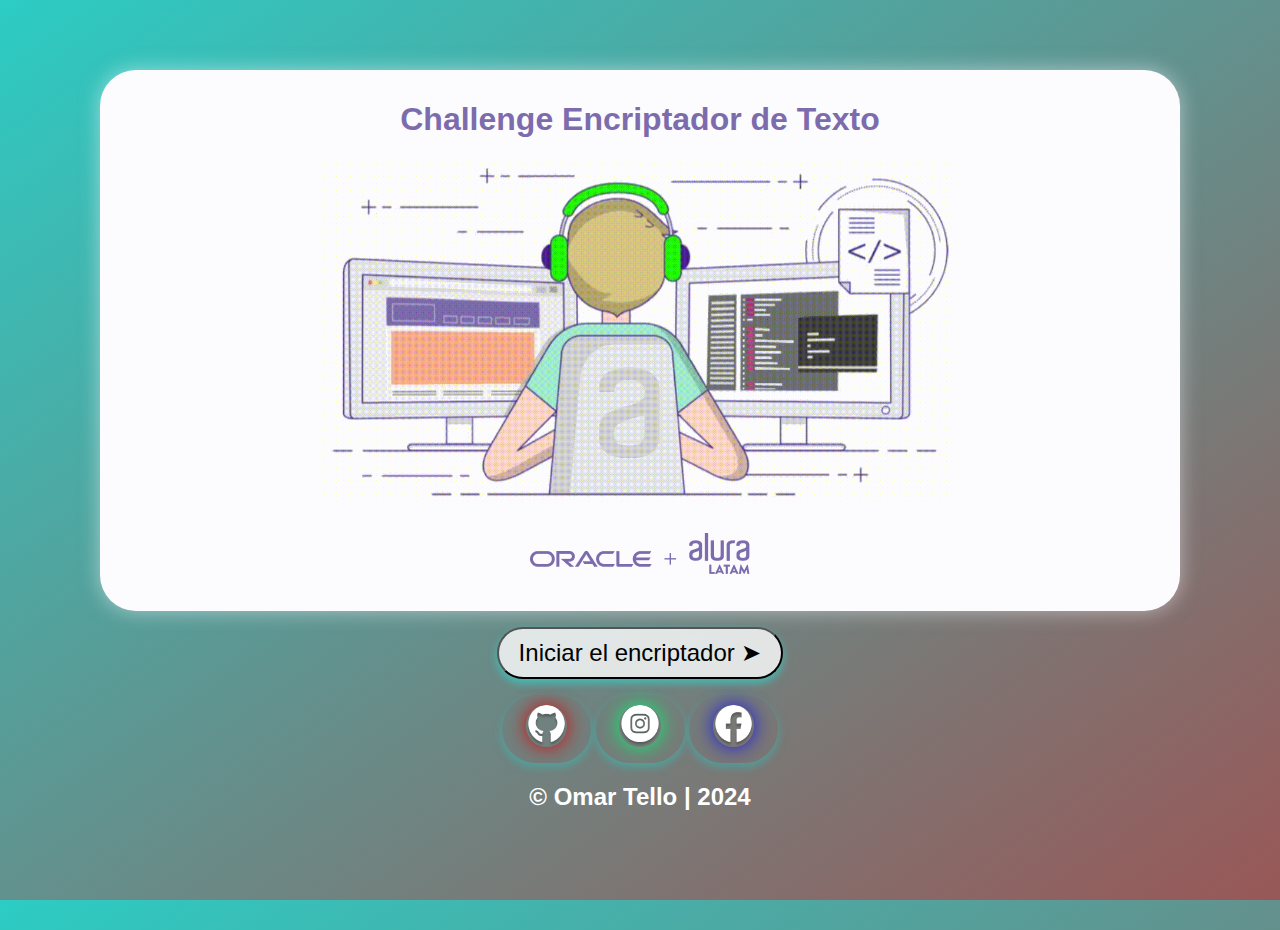
<file: Index.html>
<!-- 
🔭 Hi, I'm Omar Tello! 
📡 Sigueme en instagram: https://www.instagram.com/0mar.guerra/ 
📡 Sigueme en github: https://github.com/Omar-Tello 
📡 Sigueme en facebook: https://www.facebook.com/omartello.developer/ 
💼 Sigueme a la Empresa: https://www.instagram.com/cni.data/ 
-->
<!--
📂 Este es un challenge de un encriptador de texto.
♨️ Recuerda seguir buenas prácticas como comentar el código para facilitar su mantenimiento y comprensión.
-->

<!DOCTYPE html>
<html lang="es">
<!-- Declaración del tipo de documento HTML5 y el idioma de la página (español) -->

<head>
    <meta charset="UTF-8">
    <!-- Especifica la codificación de caracteres utilizada (UTF-8) -->
    <meta name="viewport" content="width=device-width, initial-scale=1.0">
    <!-- Configuración de la ventana gráfica para la adaptabilidad en dispositivos móviles -->
    <title>📡 Bienvenido</title>
    <!-- Título de la página que se muestra en la pestaña del navegador -->
    <link rel="stylesheet" href="styles/style.css">
    <!-- Enlace a la hoja de estilos externa (style.css) -->
</head>

<body>
    <!-- Inicio del cuerpo del documento -->

    <div class="centered-box">
        <!-- División con la clase "centered-box" para aplicar estilos CSS -->
        
        <div class="arriba">
            <!-- División con la clase "arriba" para aplicar estilos CSS -->
            
            <h1>Challenge Encriptador de Texto</h1>
            <!-- Encabezado principal de la página -->
            
            <p><img src="assets/images/fondo_inicio.gif" alt="Descripción de la imagen"></p>
            <!-- Imagen con fuente especificada y un texto alternativo -->
            
            <p><img src="assets/images/logo_alura.png" alt="Descripción de la imagen"></p>
            <!-- Otra imagen con fuente especificada y un texto alternativo -->
        </div>
        
        <p class="abajo">
        <!-- Párrafo con la clase "abajo" para aplicar estilos CSS -->
        
        <p><a href="Cargando.html"><button class="custom-button">Iniciar el encriptador ➤</button></p></a>
        <!-- Enlace a "page1.html" con un botón personalizado que inicia el encriptador -->
        
        <p>
            <a href="https://github.com/Omar-Tello" target="_blank"><button class="custom-button2"><img
                        src="assets/images/github.png" alt="Descripción de la imagen"
                        class="image-with-shadow-github"></button></a>
            <!-- Enlace a GitHub que se abre en una nueva pestaña, con un botón personalizado que contiene una imagen de GitHub -->
            
            <a href="https://www.instagram.com/0mar.guerra/" target="_blank"><button class="custom-button2"><img
                        src="assets/images/Instagram.png" alt="Descripción de la imagen"
                        class="image-with-shadow-instagram"></button></a>
            <!-- Enlace a Instagram que se abre en una nueva pestaña, con un botón personalizado que contiene una imagen de Instagram -->
            
            <a href="https://www.facebook.com/omartello.developer/" target="_blank"> <button class="custom-button2"><img
                        src="assets/images/facebook.png" alt="Descripción de la imagen"
                        class="image-with-shadow-facebook"></button></a>
            <!-- Enlace a Facebook que se abre en una nueva pestaña, con un botón personalizado que contiene una imagen de Facebook -->
        </p>
        
        <p>
        <h2>© Omar Tello | 2024</h2>
        <!-- Encabezado secundario con la firma de autor y el año -->
        </p>
    </div>
</body>

</html>
<!-- Fin del documento HTML -->




<!-- 
🔭 Hi, I'm Omar Tello! 
📡 Sigueme en instagram: https://www.instagram.com/0mar.guerra/ 
📡 Sigueme en github: https://github.com/Omar-Tello 
📡 Sigueme en facebook: https://www.facebook.com/omartello.developer/ 
💼 Sigueme a la Empresa: https://www.instagram.com/cni.data/ 
-->
<!--
📂 Este es un challenge de un encriptador de texto.
♨️ Recuerda seguir buenas prácticas como comentar el código para facilitar su mantenimiento y comprensión.
-->
</file>
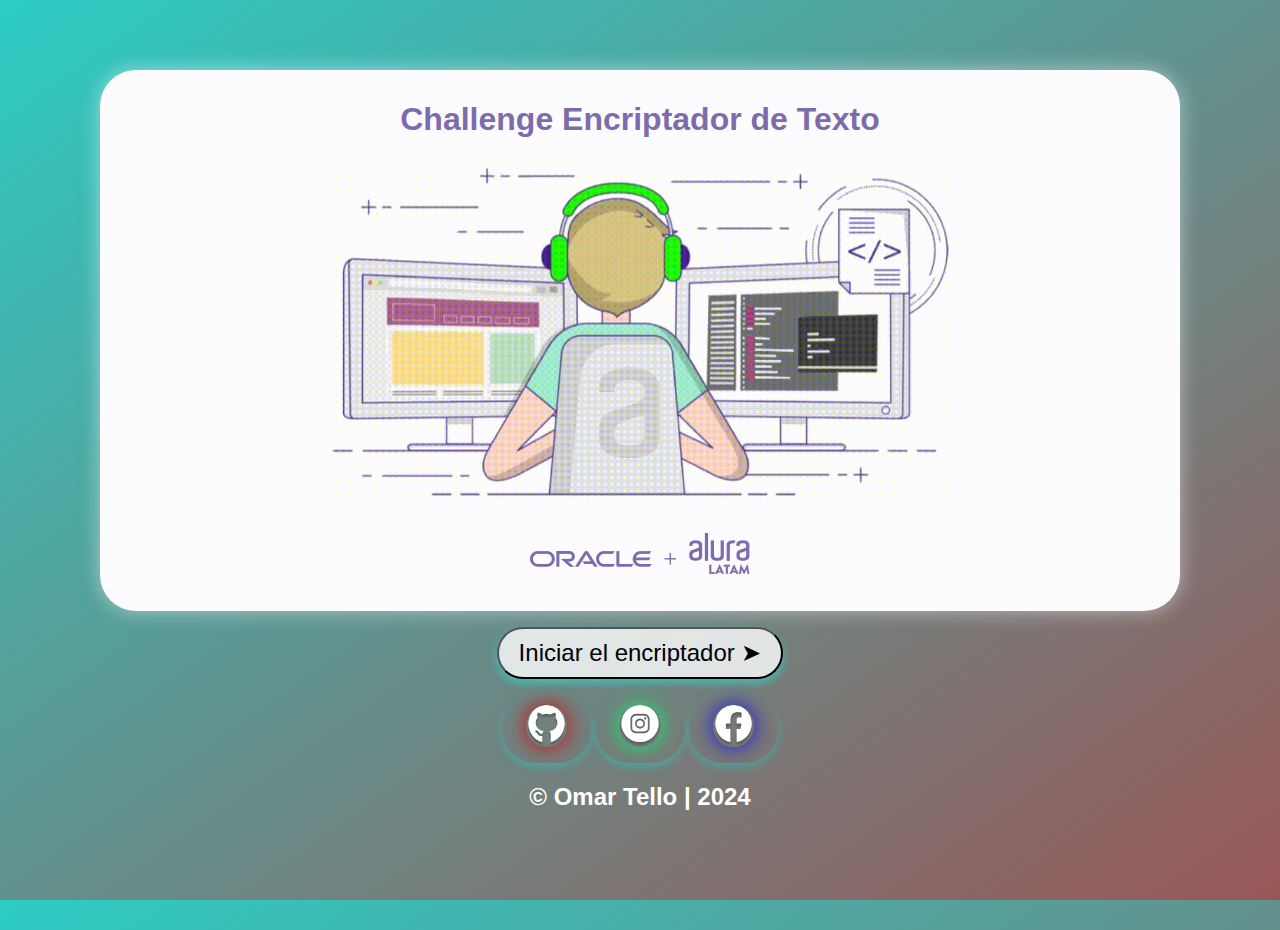
<file: index.html>
<!-- 
🔭 Hi, I'm Omar Tello! 
📡 Sigueme en instagram: https://www.instagram.com/0mar.guerra/ 
📡 Sigueme en github: https://github.com/Omar-Tello 
📡 Sigueme en facebook: https://www.facebook.com/omartello.developer/ 
💼 Sigueme a la Empresa: https://www.instagram.com/cni.data/ 
-->
<!--
📂 Este es un challenge de un encriptador de texto.
♨️ Recuerda seguir buenas prácticas como comentar el código para facilitar su mantenimiento y comprensión.
-->

<!DOCTYPE html>
<html lang="es">
<!-- Declaración del tipo de documento HTML5 y el idioma de la página (español) -->

<head>
    <meta charset="UTF-8">
    <!-- Especifica la codificación de caracteres utilizada (UTF-8) -->
    <meta name="viewport" content="width=device-width, initial-scale=1.0">
    <!-- Configuración de la ventana gráfica para la adaptabilidad en dispositivos móviles -->
    <title>📡 Bienvenido</title>
    <!-- Título de la página que se muestra en la pestaña del navegador -->
    <link rel="stylesheet" href="styles/style.css">
    <!-- Enlace a la hoja de estilos externa (style.css) -->
</head>

<body>
    <!-- Inicio del cuerpo del documento -->

    <div class="centered-box">
        <!-- División con la clase "centered-box" para aplicar estilos CSS -->
        
        <div class="arriba">
            <!-- División con la clase "arriba" para aplicar estilos CSS -->
            
            <h1>Challenge Encriptador de Texto</h1>
            <!-- Encabezado principal de la página -->
            
            <p><img src="assets/images/fondo_inicio.gif" alt="Descripción de la imagen"></p>
            <!-- Imagen con fuente especificada y un texto alternativo -->
            
            <p><img src="assets/images/logo_alura.png" alt="Descripción de la imagen"></p>
            <!-- Otra imagen con fuente especificada y un texto alternativo -->
        </div>
        
        <p class="abajo">
        <!-- Párrafo con la clase "abajo" para aplicar estilos CSS -->
        
        <p><a href="Cargando.html"><button class="custom-button">Iniciar el encriptador ➤</button></p></a>
        <!-- Enlace a "page1.html" con un botón personalizado que inicia el encriptador -->
        
        <p>
            <a href="https://github.com/Omar-Tello" target="_blank"><button class="custom-button2"><img
                        src="assets/images/github.png" alt="Descripción de la imagen"
                        class="image-with-shadow-github"></button></a>
            <!-- Enlace a GitHub que se abre en una nueva pestaña, con un botón personalizado que contiene una imagen de GitHub -->
            
            <a href="https://www.instagram.com/0mar.guerra/" target="_blank"><button class="custom-button2"><img
                        src="assets/images/Instagram.png" alt="Descripción de la imagen"
                        class="image-with-shadow-instagram"></button></a>
            <!-- Enlace a Instagram que se abre en una nueva pestaña, con un botón personalizado que contiene una imagen de Instagram -->
            
            <a href="https://www.facebook.com/omartello.developer/" target="_blank"> <button class="custom-button2"><img
                        src="assets/images/facebook.png" alt="Descripción de la imagen"
                        class="image-with-shadow-facebook"></button></a>
            <!-- Enlace a Facebook que se abre en una nueva pestaña, con un botón personalizado que contiene una imagen de Facebook -->
        </p>
        
        <p>
        <h2>© Omar Tello | 2024</h2>
        <!-- Encabezado secundario con la firma de autor y el año -->
        </p>
    </div>
</body>

</html>
<!-- Fin del documento HTML -->




<!-- 
🔭 Hi, I'm Omar Tello! 
📡 Sigueme en instagram: https://www.instagram.com/0mar.guerra/ 
📡 Sigueme en github: https://github.com/Omar-Tello 
📡 Sigueme en facebook: https://www.facebook.com/omartello.developer/ 
💼 Sigueme a la Empresa: https://www.instagram.com/cni.data/ 
-->
<!--
📂 Este es un challenge de un encriptador de texto.
♨️ Recuerda seguir buenas prácticas como comentar el código para facilitar su mantenimiento y comprensión.
-->
</file>
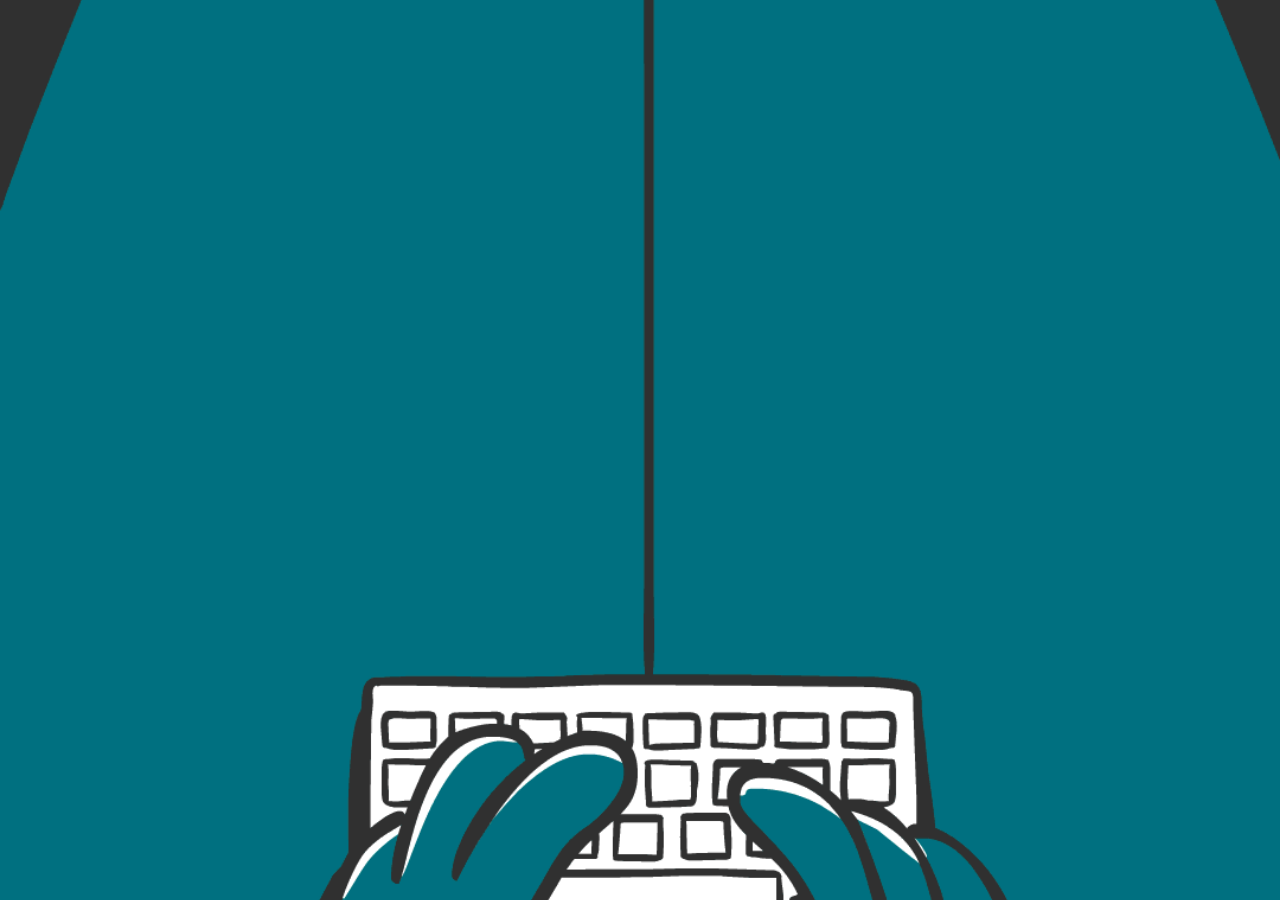
<file: Cargando.html>
<!-- 
🔭 Hi, I'm Omar Tello! 
📡 Sigueme en instagram: https://www.instagram.com/0mar.guerra/ 
📡 Sigueme en github: https://github.com/Omar-Tello 
📡 Sigueme en facebook: https://www.facebook.com/omartello.developer/ 
💼 Sigueme a la Empresa: https://www.instagram.com/cni.data/ 
-->
<!--
📂 Este es un challenge de un encriptador de texto.
♨️ Recuerda seguir buenas prácticas como comentar el código para facilitar su mantenimiento y comprensión.
-->

<!DOCTYPE html>
<html lang="es">
<!-- Declaración del tipo de documento HTML5 y el idioma de la página (español) -->

<head>
    <meta charset="UTF-8" />
    <!-- Especifica la codificación de caracteres utilizada (UTF-8) -->
    <meta name="viewport" content="width=device-width, initial-scale=1.0" />
    <!-- Configuración de la ventana gráfica para la adaptabilidad en dispositivos móviles -->
    <title>⌛Cargando...</title>
    <!-- Título de la página que se muestra en la pestaña del navegador -->
    <link rel="stylesheet" href="styles/style1.css" />
    <!-- Enlace a la hoja de estilos externa (style2.css) -->
</head>

<body>
    <!-- Inicio del cuerpo del documento -->

    <div class="full-page-image">
        <!-- División con la clase "full-page-image" para aplicar estilos CSS -->
        
        <img src="assets/images/coding.gif" alt="Imagen de carga" id="loading-image" />
        <!-- Imagen con fuente especificada y un texto alternativo, con el identificador "loading-image" -->
    </div>
    
    <script src="scripts/loader.js"></script>
    <!-- Enlace al archivo JavaScript externo (loader.js) -->
</body>

</html>
<!-- Fin del documento HTML -->

<!-- 
🔭 Hi, I'm Omar Tello! 
📡 Sigueme en instagram: https://www.instagram.com/0mar.guerra/ 
📡 Sigueme en github: https://github.com/Omar-Tello 
📡 Sigueme en facebook: https://www.facebook.com/omartello.developer/ 
💼 Sigueme a la Empresa: https://www.instagram.com/cni.data/ 
-->
<!--
📂 Este es un challenge de un encriptador de texto.
♨️ Recuerda seguir buenas prácticas como comentar el código para facilitar su mantenimiento y comprensión.
-->
</file>
<file: styles/style.css>
/*
🔭 Hi, I'm Omar Tello! 
📡 Sigueme en instagram: https://www.instagram.com/0mar.guerra/ 
📡 Sigueme en github: https://github.com/Omar-Tello 
📡 Sigueme en facebook: https://www.facebook.com/omartello.developer/ 
💼 Sigueme a la Empresa: https://www.instagram.com/cni.data/ 
*/

/*
📂 Este es un challenge de un encriptador de texto.
♨️ Recuerda seguir buenas prácticas como comentar el código para facilitar su mantenimiento y comprensión.
*/

@import url('https://fonts.googleapis.com/css2?family=Krona+One&family=Montserrat:ital,wght@0,100..900;1,100..900&display=swap');
/* Importa las fuentes "Krona One" y "Montserrat" desde Google Fonts */

body {
    background: linear-gradient(to bottom right, #2CCCC4, #995757);
    /* Aplica un fondo con un degradado de color de la esquina superior izquierda a la esquina inferior derecha */
    font-family: "Krona One", sans-serif;
    /* Establece la fuente del cuerpo del documento */
}

h1 {
    color: #7D6CAD;
    /* Establece el color del texto para los encabezados <h1> */
}

h2 {
    color: white;
    /* Establece el color del texto para los encabezados <h2> */
}

body, html {
    height: 100%;
    margin: 0;
    display: flex;
    justify-content: center;
    align-items: center;
    font-family: Arial, sans-serif;
    /* Configura la altura, márgenes, y el uso de Flexbox para centrar el contenido, además de establecer la fuente */
}

.centered-box {
    border: 0px solid #000;
    padding: 100px;
    text-align: center;
    background-color: ye;
    border-radius: 36px;
    /* Estilos para una caja centrada con borde, padding, alineación de texto, color de fondo, y bordes redondeados */
}

.centered-box img {
    max-width: 60%;
    height: auto;
    /* Ajusta el tamaño máximo de la imagen al 60% del contenedor, manteniendo la proporción */
}

.arriba {
    border: 0px solid #000;
    padding: 10px;
    text-align: center;
    background-color: #FCFCFF;
    border-radius: 36px;
    box-shadow: 0 0 20px rgba(252, 252, 255, 0.5);
    /* Estilos para una sección con borde, padding, alineación de texto, color de fondo, bordes redondeados y sombra */
}

.abajo {
    border: 0px solid #000;
    padding: 0px;
    text-align: center;
    background-color: #AFD2D6;
    border-radius: 36px;
    /* Estilos para otra sección con borde, padding, alineación de texto, color de fondo, y bordes redondeados */
}

.iconos {
    border: 0px solid #000;
    padding: 20px;
    text-align: center;
    background-color: #AFD2D6;
    border-radius: 36px;
    /* Estilos para una sección de iconos con borde, padding, alineación de texto, color de fondo, y bordes redondeados */
}

.custom-button {
    padding: 10px 20px;
    border: 1;
    border-radius: 35px;
    background-color: rgba(255, 255, 255, 0.795);
    color: black;
    font-size: 24px;
    cursor: pointer;
    box-shadow: 0 4px 8px rgba(20, 250, 238, 0.5);
    /* Estilos para un botón personalizado con padding, borde, bordes redondeados, color de fondo, color de texto, tamaño de fuente, cursor pointer y sombra */
}

.custom-button:hover {
    background-color: #72EFE9;
    /* Cambia el color de fondo cuando el botón es seleccionado */
}

.image-with-shadow-facebook {
    max-width: 60%;
    height: auto;
    border-radius: 50%;
    /* Hace que la imagen sea circular */
    box-shadow: 0 0 20px rgba(0, 0, 255, 0.808);
    /* Sombra azul con un desenfoque de 20px */
}

.image-with-shadow-github {
    max-width: 60%;
    height: auto;
    border-radius: 50%;
    /* Hace que la imagen sea circular */
    box-shadow: 0 0 20px rgb(214, 10, 10);
    /* Sombra roja con un desenfoque de 20px */
}

.image-with-shadow-instagram {
    max-width: 60%;
    height: auto;
    border-radius: 50%;
    /* Hace que la imagen sea circular */
    box-shadow: 0 0 20px #00f76ffb;
    /* Sombra verde con un desenfoque de 20px */
}

.custom-button2 {
    padding: 10px 10px;
    border: none;
    border-radius: 90px;
    background-color: rgba(175, 5, 5, 0.014);
    font-size: 24px;
    cursor: pointer;
    box-shadow: 0 4px 8px rgba(44, 204, 196, 0.5);
    /* Estilos para otro botón personalizado con padding, sin borde, bordes redondeados, color de fondo, tamaño de fuente, cursor pointer y sombra */
}

.custom-button2:hover {
    background-color: #00c1fc;
    /* Cambia el color de fondo cuando el botón es seleccionado */
}

/*
🔭 Hi, I'm Omar Tello! 
📡 Sigueme en instagram: https://www.instagram.com/0mar.guerra/ 
📡 Sigueme en github: https://github.com/Omar-Tello 
📡 Sigueme en facebook: https://www.facebook.com/omartello.developer/ 
💼 Sigueme a la Empresa: https://www.instagram.com/cni.data/ 
*/

/*
📂 Este es un challenge de un encriptador de texto.
♨️ Recuerda seguir buenas prácticas como comentar el código para facilitar su mantenimiento y comprensión.
*/
</file>
<file: styles/style1.css>
/*
🔭 Hi, I'm Omar Tello! 
📡 Sigueme en instagram: https://www.instagram.com/0mar.guerra/ 
📡 Sigueme en github: https://github.com/Omar-Tello 
📡 Sigueme en facebook: https://www.facebook.com/omartello.developer/ 
💼 Sigueme a la Empresa: https://www.instagram.com/cni.data/ 
*/

/*
📂 Este es un challenge de un encriptador de texto.
♨️ Recuerda seguir buenas prácticas como comentar el código para facilitar su mantenimiento y comprensión.
*/

body, html {
    margin: 0;
    padding: 0;
    width: 100%;
    height: 100%;
    background-color: #303030;
    display: flex;
    justify-content: center;
    align-items: center;
    /* Elimina márgenes y padding, establece ancho y alto al 100%, 
       aplica un fondo gris oscuro, y utiliza Flexbox para centrar el contenido */
}

.full-page-image {
    width: 100vw;
    height: 100vh;
    display: flex;
    justify-content: center;
    align-items: center;
    overflow: hidden;
    /* Establece el ancho y alto al 100% del viewport, usa Flexbox para centrar el contenido, 
       y oculta cualquier contenido desbordante */
}

.full-page-image img {
    width: 100%;
    height: 100%;
    object-fit: cover;
    transition: opacity 3s ease;
    /* Ajusta el tamaño de la imagen al 100% del contenedor, mantiene la proporción de la imagen, 
       y establece una transición suave para la opacidad */
}

.hidden {
    opacity: 0;
    /* Oculta el elemento estableciendo su opacidad a 0 */
}

/*
🔭 Hi, I'm Omar Tello! 
📡 Sigueme en instagram: https://www.instagram.com/0mar.guerra/ 
📡 Sigueme en github: https://github.com/Omar-Tello 
📡 Sigueme en facebook: https://www.facebook.com/omartello.developer/ 
💼 Sigueme a la Empresa: https://www.instagram.com/cni.data/ 
*/

/*
📂 Este es un challenge de un encriptador de texto.
♨️ Recuerda seguir buenas prácticas como comentar el código para facilitar su mantenimiento y comprensión.
*/
</file>
